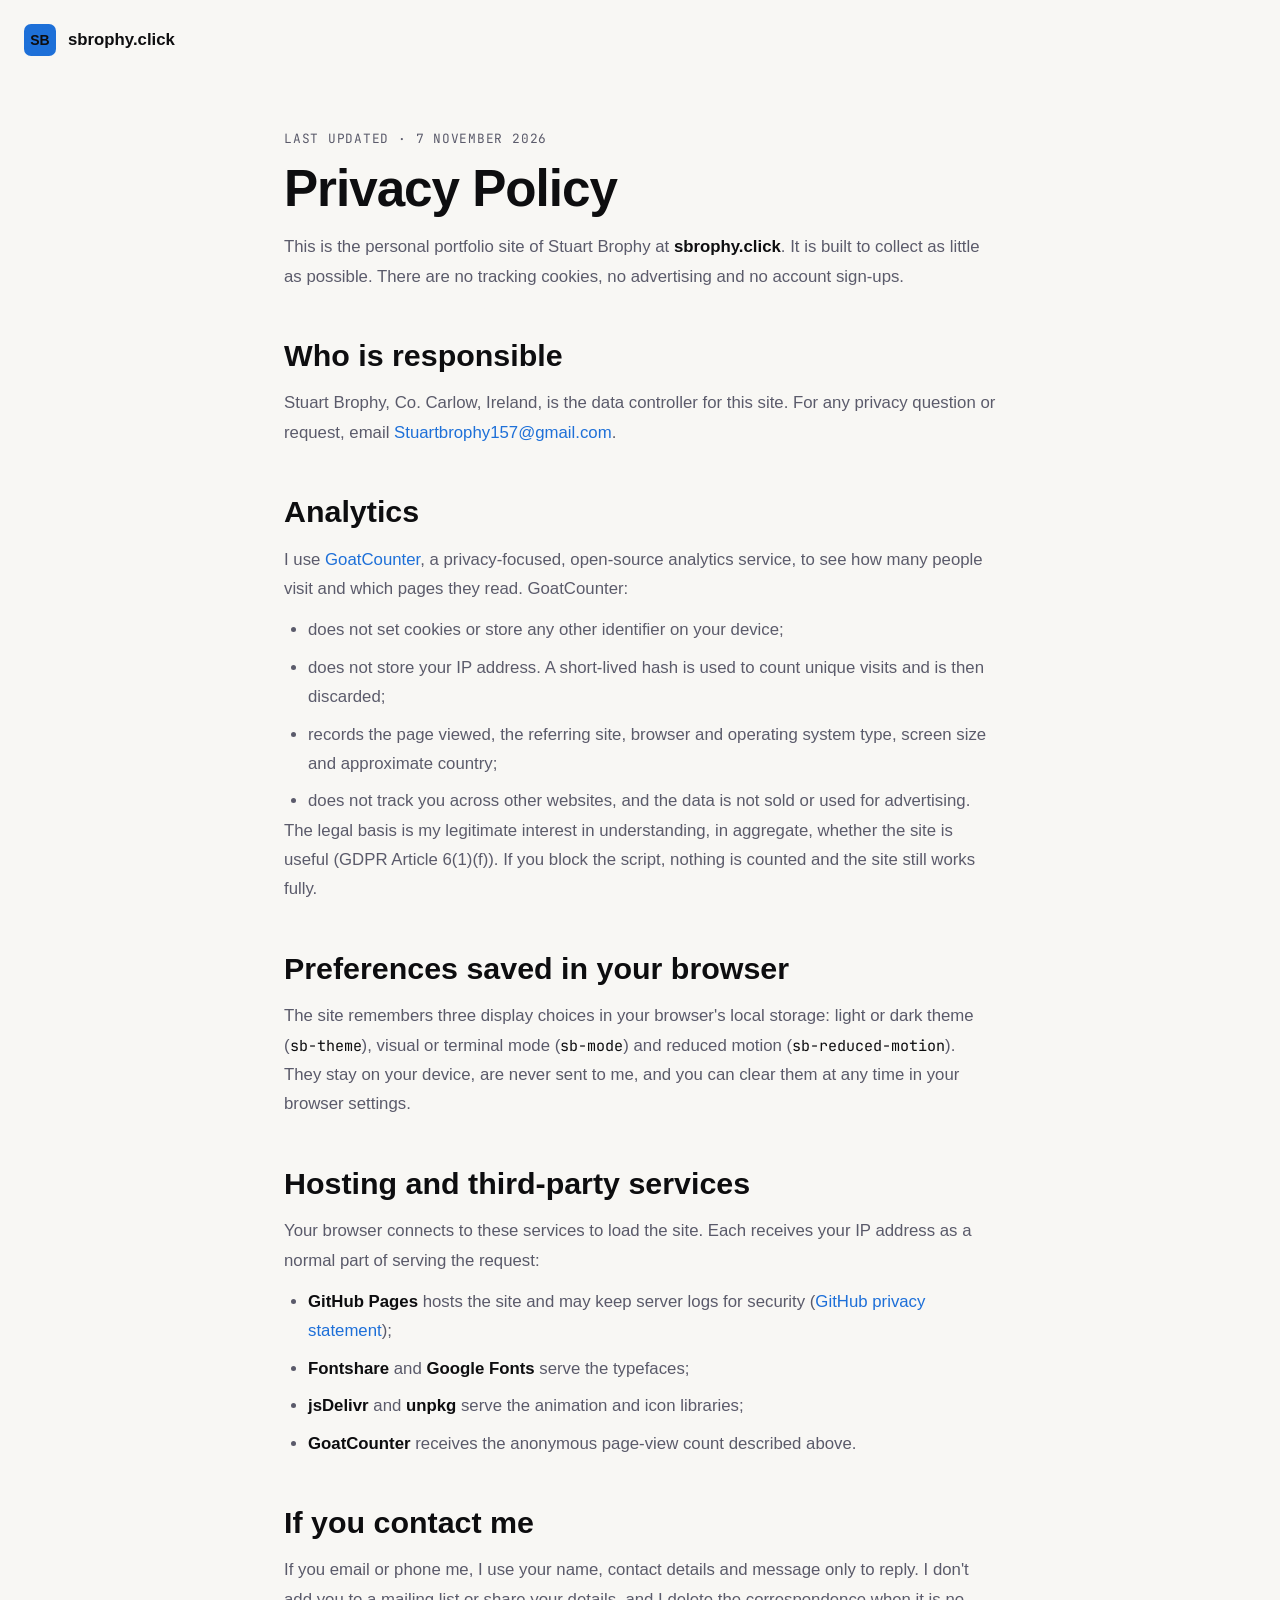
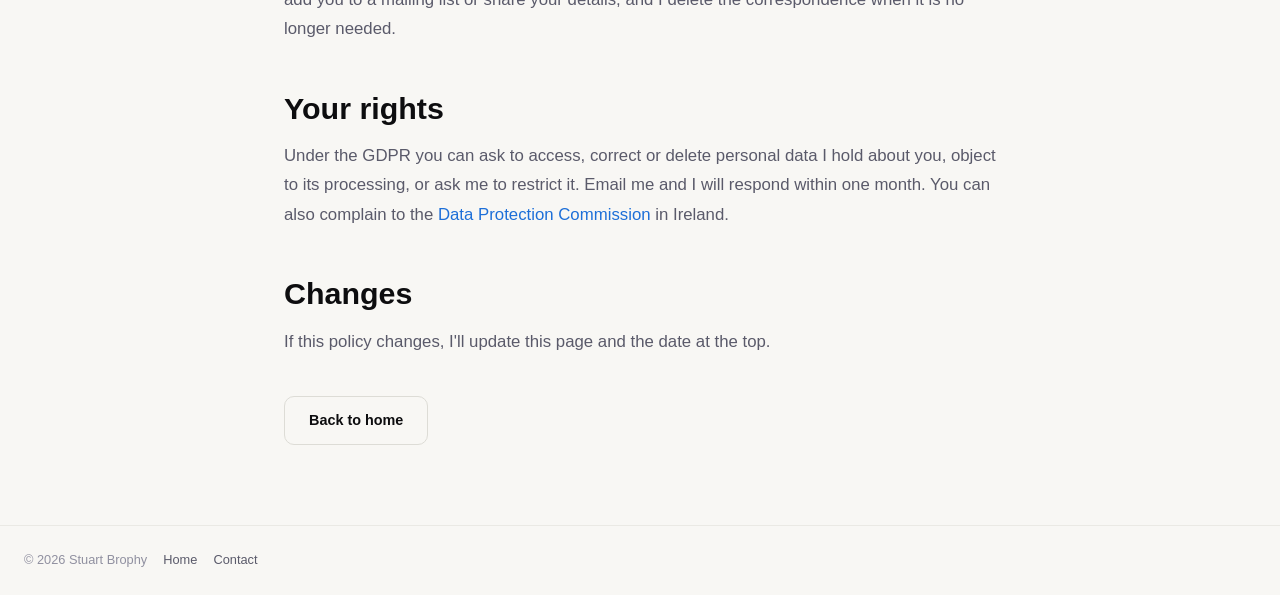
<file: privacy.html>
<!DOCTYPE html>
<html lang="en" data-theme="dark">
<head>
  <meta charset="UTF-8">
  <meta name="viewport" content="width=device-width, initial-scale=1.0">
  <title>Privacy Policy | Stuart Brophy — AWS Cloud &amp; Amazon Connect Engineer</title>
  <meta name="description" content="How sbrophy.click handles your data: cookieless GoatCounter analytics, no tracking cookies, no advertising, and your rights under GDPR.">
  <meta name="author" content="Stuart Brophy">
  <meta name="robots" content="index, follow">
  <link rel="canonical" href="https://sbrophy.click/privacy.html">

  <meta property="og:title" content="Privacy Policy | Stuart Brophy">
  <meta property="og:description" content="How sbrophy.click handles your data: cookieless analytics, no tracking cookies, no advertising.">
  <meta property="og:type" content="website">
  <meta property="og:url" content="https://sbrophy.click/privacy.html">
  <meta property="og:image" content="https://sbrophy.click/assets/og-banner.png">
  <meta property="og:image:width" content="1200">
  <meta property="og:image:height" content="630">
  <meta property="og:image:alt" content="Stuart Brophy — AWS Cloud &amp; Amazon Connect Engineer, sbrophy.click">
  <meta property="og:locale" content="en_IE">
  <meta property="og:site_name" content="Stuart Brophy Portfolio">
  <meta name="twitter:card" content="summary_large_image">
  <meta name="theme-color" content="#111118">

  <script>
    (function () {
      var s = null; try { s = localStorage.getItem('sb-theme'); } catch (e) {}
      document.documentElement.setAttribute('data-theme', s || (matchMedia('(prefers-color-scheme: dark)').matches ? 'dark' : 'light'));
    }());
  </script>
  <link rel="preconnect" href="https://api.fontshare.com" crossorigin>
  <link rel="stylesheet" href="https://api.fontshare.com/v2/css?f[]=cabinet-grotesk@800,700,500&f[]=satoshi@700,500,400&display=swap">
  <link rel="stylesheet" href="https://fonts.googleapis.com/css2?family=JetBrains+Mono:wght@400;500&display=swap">
  <link rel="stylesheet" href="/assets/style.css">
  <link rel="icon" href="/favicon.ico" sizes="48x48">
  <link rel="icon" type="image/svg+xml" href="/assets/favicon.svg">
  <link rel="apple-touch-icon" sizes="180x180" href="/assets/apple-touch-icon.png">
  <link rel="manifest" href="/manifest.json">
</head>
<body class="page-simple">
  <header class="page-simple-header">
    <a href="/" aria-label="Stuart Brophy — back to home"><span class="page-simple-mark" aria-hidden="true">SB</span>sbrophy.click</a>
  </header>

  <main class="page-simple-main" id="main">
    <p class="page-simple-meta">LAST UPDATED · 7 NOVEMBER 2026</p>
    <h1>Privacy Policy</h1>
    <p>This is the personal portfolio site of Stuart Brophy at <strong>sbrophy.click</strong>. It is built to collect as little as possible. There are no tracking cookies, no advertising and no account sign-ups.</p>

    <h2>Who is responsible</h2>
    <p>Stuart Brophy, Co. Carlow, Ireland, is the data controller for this site. For any privacy question or request, email <a href="mailto:Stuartbrophy157@gmail.com">Stuartbrophy157@gmail.com</a>.</p>

    <h2>Analytics</h2>
    <p>I use <a href="https://www.goatcounter.com/" rel="noopener noreferrer" target="_blank">GoatCounter</a>, a privacy-focused, open-source analytics service, to see how many people visit and which pages they read. GoatCounter:</p>
    <ul>
      <li>does not set cookies or store any other identifier on your device;</li>
      <li>does not store your IP address. A short-lived hash is used to count unique visits and is then discarded;</li>
      <li>records the page viewed, the referring site, browser and operating system type, screen size and approximate country;</li>
      <li>does not track you across other websites, and the data is not sold or used for advertising.</li>
    </ul>
    <p>The legal basis is my legitimate interest in understanding, in aggregate, whether the site is useful (GDPR Article 6(1)(f)). If you block the script, nothing is counted and the site still works fully.</p>

    <h2>Preferences saved in your browser</h2>
    <p>The site remembers three display choices in your browser's local storage: light or dark theme (<code>sb-theme</code>), visual or terminal mode (<code>sb-mode</code>) and reduced motion (<code>sb-reduced-motion</code>). They stay on your device, are never sent to me, and you can clear them at any time in your browser settings.</p>

    <h2>Hosting and third-party services</h2>
    <p>Your browser connects to these services to load the site. Each receives your IP address as a normal part of serving the request:</p>
    <ul>
      <li><strong>GitHub Pages</strong> hosts the site and may keep server logs for security (<a href="https://docs.github.com/en/site-policy/privacy-policies/github-general-privacy-statement" rel="noopener noreferrer" target="_blank">GitHub privacy statement</a>);</li>
      <li><strong>Fontshare</strong> and <strong>Google Fonts</strong> serve the typefaces;</li>
      <li><strong>jsDelivr</strong> and <strong>unpkg</strong> serve the animation and icon libraries;</li>
      <li><strong>GoatCounter</strong> receives the anonymous page-view count described above.</li>
    </ul>

    <h2>If you contact me</h2>
    <p>If you email or phone me, I use your name, contact details and message only to reply. I don't add you to a mailing list or share your details, and I delete the correspondence when it is no longer needed.</p>

    <h2>Your rights</h2>
    <p>Under the GDPR you can ask to access, correct or delete personal data I hold about you, object to its processing, or ask me to restrict it. Email me and I will respond within one month. You can also complain to the <a href="https://www.dataprotection.ie/" rel="noopener noreferrer" target="_blank">Data Protection Commission</a> in Ireland.</p>

    <h2>Changes</h2>
    <p>If this policy changes, I'll update this page and the date at the top.</p>

    <div class="page-actions">
      <a href="/" class="btn btn-secondary">Back to home</a>
    </div>
  </main>

  <footer class="page-simple-footer">
    <span>&copy; 2026 Stuart Brophy</span>
    <a href="/">Home</a>
    <a href="/#contact">Contact</a>
  </footer>

  <script data-goatcounter="https://sbrophy.goatcounter.com/count" async src="https://gc.zgo.at/count.js"></script>
</body>
</html>
</file>
<file: assets/style.css>
/* ═══════════════════════════════════════════════════
   SBrophy-dev — Awwwards-Level Redesign
   Art Direction: Confident & Kinetic
   ═══════════════════════════════════════════════════ */

/* Visually hidden — keeps content in the accessibility tree and HTML for crawlers, but off-screen visually */
.visually-hidden {
  position: absolute;
  width: 1px;
  height: 1px;
  padding: 0;
  margin: -1px;
  overflow: hidden;
  clip: rect(0, 0, 0, 0);
  white-space: nowrap;
  border: 0;
}

/* ── Design Tokens ── */
:root,
:root[data-theme="dark"] {
  /* Colour — High Contrast Dark (Awwwards SOTD style) */
  --bg: #0a0a0f;
  --surface: #111118;
  --surface-raised: #18181f;
  --surface-high: #222230;
  --border: #2a2a3a;
  --border-subtle: #1e1e2a;
  --text-1: #f0efe8;
  --text-2: #8a8a9a;
  --text-3: #55556a;
  --accent: #4f9cf9;
  --accent-dim: rgba(79, 156, 249, 0.10);
  --accent-dimmer: rgba(79, 156, 249, 0.05);
  --accent-hover: #74b3fc;
  --accent-glow: rgba(79, 156, 249, 0.15);

  /* Shadows */
  --shadow-sm: 0 1px 3px rgba(0,0,0,0.4);
  --shadow-md: 0 4px 20px rgba(0,0,0,0.3);
  --shadow-lg: 0 12px 40px rgba(0,0,0,0.4);

  /* Type Scale — Fluid, dramatic contrast */
  --text-xs:      clamp(0.7rem, 0.65rem + 0.25vw, 0.8rem);
  --text-sm:      clamp(0.8rem, 0.75rem + 0.25vw, 0.9rem);
  --text-base:    clamp(0.95rem, 0.9rem + 0.25vw, 1.05rem);
  --text-lg:      clamp(1.1rem, 1rem + 0.5vw, 1.35rem);
  --text-xl:      clamp(1.4rem, 1.1rem + 1vw, 2rem);
  --text-2xl:     clamp(2rem, 1.2rem + 2.5vw, 3.25rem);
  --text-3xl:     clamp(2.5rem, 1rem + 4vw, 5rem);
  --text-display: clamp(3.5rem, 1rem + 8vw, 9rem);

  /* Spacing */
  --space-1: 4px;
  --space-2: 8px;
  --space-3: 12px;
  --space-4: 16px;
  --space-6: 24px;
  --space-8: 32px;
  --space-12: 48px;
  --space-16: 64px;
  --space-20: 80px;
  --space-24: 96px;
  --space-32: 128px;

  /* Motion */
  --ease-out-expo: cubic-bezier(0.16, 1, 0.3, 1);
  --ease-out-quart: cubic-bezier(0.25, 1, 0.5, 1);
  --ease-in-expo: cubic-bezier(0.7, 0, 0.84, 0);
  --ease-in-out-expo: cubic-bezier(0.87, 0, 0.13, 1);
  --ease-out-back: cubic-bezier(0.34, 1.56, 0.64, 1);
  --duration-fast: 200ms;
  --duration-base: 400ms;
  --duration-slow: 700ms;

  /* Radius */
  --radius-sm: 6px;
  --radius-md: 10px;
  --radius-lg: 16px;
  --radius-xl: 24px;

  color-scheme: dark;
}

:root[data-theme="light"] {
  --bg: #f8f7f4;
  --surface: #ffffff;
  --surface-raised: #f2f1ee;
  --surface-high: #e8e7e2;
  --border: #dddcd6;
  --border-subtle: #eae9e4;
  --text-1: #0d0d0f;
  --text-2: #5a5a6a;
  --text-3: #9090a0;
  --accent: #1d6fd8;
  --accent-dim: rgba(29, 111, 216, 0.08);
  --accent-dimmer: rgba(29, 111, 216, 0.04);
  --accent-hover: #1558b5;
  --accent-glow: rgba(29, 111, 216, 0.1);
  --shadow-sm: 0 1px 3px rgba(0,0,0,0.05);
  --shadow-md: 0 4px 20px rgba(0,0,0,0.04);
  --shadow-lg: 0 12px 40px rgba(0,0,0,0.06);
  color-scheme: light;
}

/* ── Reset ── */
*, *::before, *::after { box-sizing: border-box; margin: 0; padding: 0; }
html { -webkit-text-size-adjust: 100%; }
body {
  font-family: 'Satoshi', -apple-system, BlinkMacSystemFont, 'Segoe UI', sans-serif;
  font-size: var(--text-base);
  line-height: 1.6;
  color: var(--text-1);
  background-color: var(--bg);
  -webkit-font-smoothing: antialiased;
  -moz-osx-font-smoothing: grayscale;
  overflow-x: hidden;
}
img, svg { max-width: 100%; display: block; }
a { color: inherit; text-decoration: none; }
ul { list-style: none; }
button { cursor: pointer; font-family: inherit; border: none; background: none; }
:focus-visible { outline: 2px solid var(--accent); outline-offset: 3px; border-radius: 4px; }
h1, h2, h3, h4, h5, h6 {
  font-family: 'Cabinet Grotesk', -apple-system, sans-serif;
  font-weight: 700;
  line-height: 1.1;
  color: var(--text-1);
}

/* ── Noise Texture Overlay (atmosphere) ── */
body::after {
  content: '';
  position: fixed;
  inset: 0;
  background-image: url("data:image/svg+xml,%3Csvg viewBox='0 0 256 256' xmlns='http://www.w3.org/2000/svg'%3E%3Cfilter id='noise'%3E%3CfeTurbulence type='fractalNoise' baseFrequency='0.9' numOctaves='4' stitchTiles='stitch'/%3E%3C/filter%3E%3Crect width='100%25' height='100%25' filter='url(%23noise)' opacity='1'/%3E%3C/svg%3E");
  opacity: 0.03;
  pointer-events: none;
  mix-blend-mode: overlay;
  z-index: 9998;
}

/* ── Custom Cursor ── */
.cursor, .cursor-dot {
  position: fixed;
  pointer-events: none;
  z-index: 9999;
  border-radius: 50%;
  transform: translate(-50%, -50%);
  transition: opacity 300ms var(--ease-out-expo);
  will-change: transform;
}
.cursor {
  width: 36px; height: 36px;
  border: 1.5px solid rgba(240, 239, 232, 0.2);
  transition: width 300ms var(--ease-out-expo),
              height 300ms var(--ease-out-expo),
              background 300ms var(--ease-out-expo),
              border-color 300ms var(--ease-out-expo);
}
[data-theme="light"] .cursor { border-color: rgba(13, 13, 15, 0.15); }
.cursor-dot {
  width: 5px; height: 5px;
  background: var(--text-1);
}
.cursor.hover {
  width: 56px; height: 56px;
  background: var(--accent-dim);
  border-color: var(--accent);
}
@media (hover: none) { .cursor, .cursor-dot { display: none !important; } }

/* ── Preloader ── */
.preloader {
  position: fixed;
  inset: 0;
  background: var(--bg);
  z-index: 10000;
  display: flex;
  align-items: center;
  justify-content: center;
  flex-direction: column;
  gap: var(--space-4);
}
.preloader-count {
  font-family: 'JetBrains Mono', monospace;
  font-size: var(--text-display);
  font-weight: 500;
  color: var(--accent);
  letter-spacing: -0.04em;
  line-height: 1;
}
.preloader-bar {
  width: 120px;
  height: 2px;
  background: var(--border);
  border-radius: 2px;
  overflow: hidden;
}
.preloader-bar-fill {
  height: 100%;
  width: 0%;
  background: var(--accent);
  transition: width 80ms linear;
}

/* ── Navigation ── */
.nav {
  position: fixed;
  top: 0; left: 0; right: 0;
  z-index: 1000;
  transition: background-color 400ms var(--ease-out-expo),
              border-color 400ms var(--ease-out-expo),
              backdrop-filter 400ms var(--ease-out-expo);
  border-bottom: 1px solid transparent;
}
.nav.is-scrolled {
  background-color: rgba(10, 10, 15, 0.85);
  border-bottom-color: var(--border);
  backdrop-filter: blur(20px) saturate(180%);
  -webkit-backdrop-filter: blur(20px) saturate(180%);
}
[data-theme="light"] .nav.is-scrolled {
  background-color: rgba(248, 247, 244, 0.85);
}
.nav-container {
  max-width: 1200px;
  margin: 0 auto;
  padding: 0 var(--space-6);
  height: 64px;
  display: flex;
  align-items: center;
  gap: var(--space-4);
}
.nav-logo {
  display: flex;
  align-items: center;
  transition: opacity 200ms var(--ease-out-expo);
  flex-shrink: 0;
}
.nav-logo:hover { opacity: 0.7; }
.nav-logo-svg { height: 32px; width: auto; }
.nav-links { display: flex; align-items: center; gap: 0; margin-left: auto; }
.nav-link {
  font-size: var(--text-xs);
  font-weight: 500;
  color: var(--text-3);
  padding: var(--space-2) var(--space-3);
  border-radius: var(--radius-sm);
  transition: color 200ms var(--ease-out-expo);
  text-transform: uppercase;
  letter-spacing: 0.08em;
  position: relative;
}
.nav-link:hover { color: var(--text-1); }
.nav-link.is-active { color: var(--accent); }

.theme-toggle, .mode-toggle, .motion-toggle {
  display: flex;
  align-items: center;
  justify-content: center;
  width: 36px; height: 36px;
  border-radius: var(--radius-sm);
  color: var(--text-3);
  transition: color 200ms var(--ease-out-expo), background-color 200ms var(--ease-out-expo);
  flex-shrink: 0;
}
.theme-toggle:hover, .mode-toggle:hover, .motion-toggle:hover {
  color: var(--text-1);
  background-color: var(--surface-raised);
}
.theme-toggle svg, .mode-toggle svg, .motion-toggle svg { width: 18px; height: 18px; }

[data-theme="dark"] .icon-moon { display: none; }
[data-theme="dark"] .icon-sun { display: block; }
[data-theme="light"] .icon-sun { display: none; }
[data-theme="light"] .icon-moon { display: block; }
.icon-sun { display: block; }
.icon-moon { display: none; }

[data-mode="visual"] .icon-layout { display: none; }
[data-mode="visual"] .icon-terminal { display: block; }
[data-mode="terminal"] .icon-terminal { display: none; }
[data-mode="terminal"] .icon-layout { display: block; }
.icon-terminal { display: block; }
.icon-layout { display: none; }

[data-reduced-motion="false"] .icon-motion-on { display: block; }
[data-reduced-motion="false"] .icon-motion-off { display: none; }
[data-reduced-motion="true"] .icon-motion-on { display: none; }
[data-reduced-motion="true"] .icon-motion-off { display: block; }
.icon-motion-on { display: block; }
.icon-motion-off { display: none; }

.nav-mobile-toggle {
  display: none;
  align-items: center;
  justify-content: center;
  width: 36px; height: 36px;
  border-radius: var(--radius-sm);
  color: var(--text-2);
  flex-shrink: 0;
}
.nav-mobile-toggle svg { width: 20px; height: 20px; }
.nav-mobile-toggle .icon-menu-close { display: none; }
.nav-mobile-toggle.is-open .icon-menu-open { display: none; }
.nav-mobile-toggle.is-open .icon-menu-close { display: block; }
.nav-mobile {
  display: none;
  padding: var(--space-3) var(--space-6) var(--space-4);
  border-top: 1px solid var(--border);
  background-color: var(--bg);
}
.nav-mobile.is-open { display: block; }
.nav-mobile ul { display: flex; flex-direction: column; gap: 0; }
.nav-mobile .nav-link { display: block; padding: var(--space-3) var(--space-3); }

/* ── Hero ── */
.hero {
  position: relative;
  min-height: 100vh;
  min-height: 100svh;
  display: flex;
  align-items: center;
  padding: var(--space-32) 0 var(--space-20);
  overflow: hidden;
}
.hero::before {
  content: '';
  position: absolute;
  inset: 0;
  background:
    radial-gradient(ellipse 70% 50% at 20% 30%, rgba(79, 156, 249, 0.06) 0%, transparent 60%),
    radial-gradient(ellipse 50% 60% at 80% 70%, rgba(79, 156, 249, 0.03) 0%, transparent 60%);
  pointer-events: none;
  z-index: 0;
}
[data-theme="light"] .hero::before {
  background:
    radial-gradient(ellipse 70% 50% at 20% 30%, rgba(29, 111, 216, 0.04) 0%, transparent 60%),
    radial-gradient(ellipse 50% 60% at 80% 70%, rgba(29, 111, 216, 0.02) 0%, transparent 60%);
}
.hero::after {
  content: '';
  position: absolute;
  bottom: 0; left: 0; right: 0;
  height: 200px;
  background: linear-gradient(to bottom, transparent, var(--bg));
  pointer-events: none;
  z-index: 2;
}
.network-canvas {
  position: absolute;
  inset: 0;
  width: 100%; height: 100%;
  pointer-events: auto;
  z-index: 1;
  opacity: 0.5;
}
[data-theme="light"] .network-canvas { opacity: 0.35; }

.hero-container {
  position: relative;
  z-index: 3;
  width: 100%;
  max-width: 1200px;
  margin: 0 auto;
  padding: 0 var(--space-6);
}

/* Cloud operations panel in the hero */
.hero-cloud-map {
  position: absolute;
  top: 50%;
  right: var(--space-6);
  width: min(34vw, 390px);
  min-width: 300px;
  padding: 18px 20px 16px;
  transform: translateY(-43%);
  border: 1px solid rgba(79, 156, 249, 0.27);
  border-radius: 18px;
  background: linear-gradient(145deg, rgba(21, 29, 43, 0.94), rgba(12, 16, 25, 0.88));
  box-shadow: 0 24px 80px rgba(0, 0, 0, 0.34), inset 0 1px rgba(255,255,255,0.05);
  font-family: 'JetBrains Mono', monospace;
  z-index: 4;
  overflow: hidden;
}
[data-theme="light"] .hero-cloud-map { background: linear-gradient(145deg, rgba(255,255,255,.97), rgba(236,244,255,.94)); }
.cloud-map-topline, .cloud-map-status, .cloud-map-nodes, .cloud-map-nodes span, .cloud-map-stats { display: flex; align-items: center; }
.cloud-map-topline { justify-content: space-between; color: var(--text-3); font-size: 9px; letter-spacing: .12em; }
.cloud-map-status { gap: 7px; color: #62d6a5; }
.cloud-map-status i { width: 6px; height: 6px; border-radius: 50%; background: currentColor; box-shadow: 0 0 10px currentColor; }
.cloud-map-hub { position: relative; z-index: 1; width: max-content; margin: 20px auto 0; padding: 10px 15px; display: flex; align-items: center; gap: 9px; border: 1px solid var(--accent); border-radius: 10px; background: var(--surface-raised); color: var(--text-1); font-size: 10px; letter-spacing: .06em; box-shadow: 0 0 24px var(--accent-glow); }
.cloud-map-hub svg { width: 18px; height: 18px; color: var(--accent); }
.cloud-map-lines { position: absolute; left: 10%; top: 76px; width: 80%; height: 118px; overflow: visible; }
.cloud-map-lines path { fill: none; stroke: var(--accent); stroke-opacity: .4; stroke-width: 1.5; stroke-dasharray: 4 5; }
.cloud-map-lines circle { fill: var(--accent); filter: drop-shadow(0 0 5px var(--accent)); }
.cloud-map-nodes { position: relative; justify-content: space-between; margin: 26px 0 19px; }
.cloud-map-nodes span { gap: 5px; padding: 7px 8px; border: 1px solid var(--border); border-radius: 7px; background: var(--surface); color: var(--text-2); font-size: 8px; letter-spacing: .04em; }
.cloud-map-nodes svg { width: 12px; height: 12px; color: var(--accent); }
.cloud-map-stats { justify-content: space-between; padding-top: 14px; border-top: 1px solid var(--border); }
.cloud-map-stats div { display: grid; gap: 2px; }
.cloud-map-stats strong { color: var(--text-1); font: 600 20px/1 'Cabinet Grotesk', sans-serif; }
.cloud-map-stats strong span { color: var(--accent); }
.cloud-map-stats div > span { color: var(--text-3); font-size: 8px; letter-spacing: .08em; }
.clipchimp-art { position: relative; overflow: hidden; background: radial-gradient(ellipse at 75% 20%, rgba(184, 115, 255, .22), transparent 45%), linear-gradient(135deg, #11121e, #182739 70%, #10141d); }
.clipchimp-art::before, .clipchimp-art::after { content: ''; position: absolute; width: 160px; height: 160px; border: 1px solid rgba(142, 173, 255, .13); border-radius: 50%; }
.clipchimp-art::before { right: -30px; top: -70px; box-shadow: 0 0 0 18px rgba(142,173,255,.025), 0 0 0 38px rgba(142,173,255,.02); }
.clipchimp-art::after { left: -100px; bottom: -130px; }
.clipchimp-terminal { position: relative; z-index: 1; display: grid; gap: 10px; padding: 17px 20px; border: 1px solid rgba(165, 178, 225, .23); border-radius: 12px; background: rgba(10, 13, 22, .72); box-shadow: 0 20px 45px rgba(0,0,0,.26); font-family: 'JetBrains Mono', monospace; }
.clipchimp-terminal span, .clipchimp-terminal small { color: #8796b5; font-size: 9px; letter-spacing: .13em; }
.clipchimp-terminal b { color: #f4f4ff; font-size: clamp(15px, 2vw, 23px); letter-spacing: -.06em; }
.clipchimp-terminal b i { color: #9c83ff; font-style: normal; }
.clipchimp-terminal small { color: #8eb9d8; letter-spacing: .07em; }

/* Hero elements start hidden for GSAP reveal */
.hero-badge,
.hero-logo,
.hero-name,
.hero-role,
.hero-tagline,
.hero-actions,
.hero-contact { visibility: hidden; }

.hero-badge {
  display: inline-flex;
  align-items: center;
  gap: var(--space-2);
  font-size: var(--text-xs);
  font-weight: 500;
  color: var(--text-2);
  background-color: var(--surface-raised);
  border: 1px solid var(--border);
  border-radius: 100px;
  padding: var(--space-2) var(--space-3);
  margin-bottom: var(--space-8);
  font-family: 'JetBrains Mono', monospace;
  letter-spacing: 0.04em;
  text-transform: uppercase;
}
.hero-badge-dot {
  width: 7px; height: 7px;
  border-radius: 50%;
  background-color: #22c55e;
  flex-shrink: 0;
  box-shadow: 0 0 8px rgba(34, 197, 94, 0.4);
}

.hero-logo { margin-bottom: var(--space-6); }
.hero-logo-svg { height: 72px; width: auto; }

.hero-name {
  font-family: 'Cabinet Grotesk', sans-serif;
  font-size: var(--text-display);
  font-weight: 800;
  letter-spacing: -0.04em;
  line-height: 0.95;
  color: var(--text-1);
  margin-bottom: var(--space-4);
}
.hero-name .line-wrap { overflow: hidden; display: block; }
.hero-name .line { display: block; }
.hero-name-accent { color: var(--accent); }

.hero-role {
  font-family: 'JetBrains Mono', monospace;
  font-size: var(--text-sm);
  font-weight: 500;
  color: var(--text-2);
  margin-bottom: var(--space-6);
  letter-spacing: 0;
  display: flex;
  flex-direction: column;
  gap: var(--space-1);
}
.hero-cmd-line {
  display: flex;
  align-items: center;
  gap: var(--space-2);
}
.hero-output-line {
  display: flex;
  align-items: center;
  gap: var(--space-2);
  padding-left: 1.1em;
  opacity: 0;
  transform: translateY(4px);
  transition: opacity 300ms ease, transform 300ms ease;
}
.hero-output-line.is-visible {
  opacity: 1;
  transform: translateY(0);
}
.hero-role-prefix { color: var(--accent); }
.hero-output-arrow { color: var(--accent); opacity: 0.7; }
#typingCommand { color: var(--text-2); }
#typingOutput { color: var(--text-1); }
.typing-cursor {
  opacity: 0.7;
  animation: blink-cursor 1s step-end infinite;
  color: var(--accent);
  font-weight: 400;
}
@keyframes blink-cursor {
  0%, 50% { opacity: 0.7; }
  51%, 100% { opacity: 0; }
}

.hero-tagline {
  font-size: var(--text-lg);
  color: var(--text-2);
  line-height: 1.7;
  max-width: 600px;
  min-height: 6.8em;
  margin-bottom: var(--space-12);
}

.hero-actions {
  display: flex;
  align-items: center;
  gap: var(--space-3);
  flex-wrap: wrap;
  margin-bottom: var(--space-12);
}

/* ── Buttons ── */
.btn {
  display: inline-flex;
  align-items: center;
  gap: var(--space-2);
  font-family: 'Satoshi', sans-serif;
  font-size: var(--text-sm);
  font-weight: 600;
  padding: var(--space-3) var(--space-6);
  border-radius: var(--radius-md);
  transition: transform 100ms var(--ease-out-expo),
              box-shadow 100ms var(--ease-out-expo);
  white-space: nowrap;
  position: relative;
  overflow: hidden;
}
.btn svg { width: 16px; height: 16px; flex-shrink: 0; }

.btn-primary {
  background-color: var(--accent);
  color: #0D0D0F;
  border: 1px solid var(--accent);
}
.btn-primary:hover {
  box-shadow: 0 0 0 1px var(--accent), 0 4px 20px var(--accent-glow);
}
.btn-primary:active {
  transform: translateY(2px);
  box-shadow: none;
}

.btn-secondary {
  background-color: transparent;
  color: var(--text-1);
  border: 1px solid var(--border);
}
.btn-secondary:hover {
  border-color: var(--text-3);
  box-shadow: 0 4px 20px rgba(0,0,0,0.15);
}
.btn-secondary:active {
  transform: translateY(2px);
}

.hero-contact { display: flex; align-items: center; gap: var(--space-6); flex-wrap: wrap; }
.hero-contact-link {
  display: flex;
  align-items: center;
  gap: var(--space-2);
  font-size: var(--text-sm);
  color: var(--text-3);
  transition: color 200ms var(--ease-out-expo);
}
.hero-contact-link:hover { color: var(--text-1); }
.hero-contact-link svg { width: 14px; height: 14px; flex-shrink: 0; }

/* ── Sections — Layout ── */
.container { width: 100%; max-width: 1200px; margin: 0 auto; padding: 0 var(--space-6); }

.section { position: relative; }
.section-tight   { padding-block: clamp(var(--space-12), 5vw, var(--space-16)); }
.section-default { padding-block: clamp(var(--space-16), 8vw, var(--space-24)); }
.section-loose   { padding-block: clamp(var(--space-20), 10vw, var(--space-32)); }

/* Sticky left label layout */
.sticky-section {
  display: grid;
  grid-template-columns: 260px 1fr;
  gap: var(--space-16);
  align-items: start;
}
.sticky-label {
  position: sticky;
  top: calc(64px + var(--space-8));
}

/* Section headers */
.section-label {
  font-family: 'JetBrains Mono', monospace;
  font-size: var(--text-xs);
  font-weight: 500;
  text-transform: uppercase;
  letter-spacing: 0.15em;
  color: var(--accent);
  display: block;
  margin-bottom: var(--space-3);
}
.section-title {
  font-size: var(--text-xl);
  font-weight: 800;
  letter-spacing: -0.03em;
  margin-bottom: var(--space-3);
}
.section-title .line-wrap { overflow: hidden; display: block; }
.section-title .line { display: block; }
.section-desc {
  font-size: var(--text-base);
  color: var(--text-2);
  max-width: 480px;
  line-height: 1.7;
}

/* ── Skills ── */
.skills-section { background-color: var(--surface); }
.skills-grid { display: grid; grid-template-columns: repeat(2, 1fr); gap: var(--space-4); }
.skill-category {
  background-color: var(--surface-raised);
  border: 1px solid var(--border);
  border-radius: var(--radius-lg);
  padding: var(--space-6);
  transition: border-color 300ms var(--ease-out-expo),
              box-shadow 300ms var(--ease-out-expo);
}
.skill-category:hover {
  border-color: var(--accent);
  box-shadow: 0 0 0 1px var(--accent), 0 0 30px var(--accent-glow);
}
.skill-category-header { display: flex; align-items: center; gap: var(--space-3); margin-bottom: var(--space-4); }
.skill-category-icon { display: flex; color: var(--accent); flex-shrink: 0; }
.skill-category-icon svg { width: 18px; height: 18px; }
.skill-category-header h3 { font-size: var(--text-sm); font-weight: 600; letter-spacing: -0.01em; }
.skill-pills { display: flex; flex-wrap: wrap; gap: var(--space-2); }
.skill-pill {
  font-size: var(--text-xs);
  font-weight: 500;
  padding: var(--space-1) var(--space-3);
  border-radius: var(--radius-sm);
  background-color: var(--surface-high);
  border: 1px solid var(--border);
  color: var(--text-2);
  transition: border-color 200ms, color 200ms, transform 200ms var(--ease-out-back);
  white-space: nowrap;
}
.skill-pill:hover { border-color: var(--text-3); color: var(--text-1); transform: scale(1.08); }
.skill-pill-accent {
  background-color: var(--accent-dim);
  border-color: rgba(79, 156, 249, 0.3);
  color: var(--accent);
}
[data-theme="light"] .skill-pill-accent { border-color: rgba(29, 111, 216, 0.3); }

/* ── Experience / Timeline ── */
.experience-section { background-color: var(--bg); }
.timeline { position: relative; padding-left: 2rem; }
.timeline::before {
  content: '';
  position: absolute;
  left: 0; top: 0.5rem; bottom: 0;
  width: 1px;
  background: linear-gradient(to bottom, var(--accent) 0%, var(--border) 60%, transparent 100%);
}
.timeline-item { position: relative; padding-bottom: var(--space-12); }
.timeline-item:last-child { padding-bottom: 0; }
.timeline-marker {
  position: absolute;
  left: -2.3125rem;
  top: 0.275rem;
  width: 12px; height: 12px;
  border-radius: 50%;
  background-color: var(--accent);
  border: 2px solid var(--bg);
  box-shadow: 0 0 0 2px var(--border);
}
.timeline-item:first-child .timeline-marker {
  box-shadow: 0 0 0 3px rgba(79, 156, 249, 0.25), 0 0 16px rgba(79, 156, 249, 0.2);
}
.timeline-meta { display: flex; justify-content: space-between; align-items: flex-start; gap: var(--space-4); margin-bottom: var(--space-4); flex-wrap: wrap; }
.timeline-role-info { display: flex; align-items: baseline; flex-wrap: wrap; gap: var(--space-1) var(--space-3); }
.timeline-role { font-size: var(--text-lg); font-weight: 700; letter-spacing: -0.02em; }
.timeline-company { font-size: var(--text-base); font-weight: 600; color: var(--accent); }
.timeline-location {
  display: inline-flex;
  align-items: center;
  gap: 0.2rem;
  font-size: var(--text-xs);
  color: var(--text-3);
  font-family: 'JetBrains Mono', monospace;
}
.timeline-location svg { width: 11px; height: 11px; }
.timeline-dates {
  display: flex;
  align-items: center;
  gap: var(--space-1);
  font-family: 'JetBrains Mono', monospace;
  font-size: var(--text-xs);
  color: var(--text-3);
  white-space: nowrap;
  flex-shrink: 0;
}
.timeline-dates svg { width: 12px; height: 12px; }
.timeline-bullets { display: flex; flex-direction: column; gap: var(--space-3); }
.timeline-bullets li {
  position: relative;
  padding-left: 1.2rem;
  font-size: var(--text-base);
  color: var(--text-2);
  line-height: 1.65;
}
.timeline-bullets li::before {
  content: '';
  position: absolute;
  left: 0; top: 0.65em;
  width: 5px; height: 5px;
  border-radius: 50%;
  background-color: var(--accent);
  opacity: 0.5;
}

/* ── Projects — Grid Layout ── */
.projects-section {
  background-color: var(--surface);
}
.projects-grid {
  display: grid;
  grid-template-columns: repeat(2, 1fr);
  gap: var(--space-6);
  margin-top: var(--space-2);
}
.project-card {
  width: 100%;
  background-color: var(--surface-raised);
  border: 1px solid var(--border);
  border-radius: var(--radius-xl);
  overflow: hidden;
  transition: border-color 300ms var(--ease-out-expo),
              box-shadow 300ms var(--ease-out-expo);
}
.project-card:hover {
  border-color: var(--accent);
  box-shadow: 0 0 0 1px var(--accent), 0 0 40px var(--accent-glow), 0 16px 48px rgba(0,0,0,0.3);
}
[data-theme="light"] .project-card:hover {
  box-shadow: 0 0 0 1px var(--accent), 0 0 40px var(--accent-glow), 0 16px 48px rgba(0,0,0,0.08);
}
.project-card-no-img {
  display: flex;
  align-items: center;
  justify-content: center;
  aspect-ratio: 16 / 9;
  background: linear-gradient(135deg, var(--surface-high) 0%, var(--surface-raised) 100%);
  border-bottom: 1px solid var(--border);
}
.project-card-no-img-inner {
  display: flex;
  flex-direction: column;
  align-items: center;
  gap: var(--space-3);
  opacity: 0.5;
}
.project-card-no-img-inner svg {
  width: 48px; height: 48px;
  color: var(--accent);
}
.project-card-no-img-inner span {
  font-family: 'JetBrains Mono', monospace;
  font-size: var(--text-xs);
  color: var(--text-3);
  letter-spacing: 0.1em;
  text-transform: uppercase;
}
.project-github-link {
  display: inline-flex;
  align-items: center;
  gap: var(--space-2);
  font-size: var(--text-xs);
  font-weight: 500;
  color: var(--text-3);
  margin-top: var(--space-3);
  padding: var(--space-1) var(--space-3);
  border-radius: var(--radius-sm);
  border: 1px solid var(--border);
  background-color: var(--surface-high);
  transition: color 200ms, border-color 200ms;
}
.project-github-link:hover { color: var(--accent); border-color: var(--accent); }
.project-github-link svg { width: 13px; height: 13px; flex-shrink: 0; }
.project-github-link-wip {
  opacity: 0.4;
  cursor: not-allowed;
  pointer-events: none;
}

/* Carousel */
.project-carousel {
  position: relative;
  overflow: hidden;
  aspect-ratio: 16 / 9;
  background-color: var(--surface-high);
}
.project-carousel-track {
  display: flex;
  height: 100%;
  transition: transform 0.5s var(--ease-out-expo);
}
.project-carousel-track img {
  min-width: 100%; width: 100%; height: 100%;
  object-fit: cover;
  display: block;
  user-select: none;
  -webkit-user-drag: none;
}
/* Loading state: shimmer skeleton while a screenshot downloads */
.project-carousel-track img.is-loading {
  color: transparent; /* hide alt text flash */
  background: linear-gradient(100deg, var(--surface-high) 30%, var(--surface-raised) 50%, var(--surface-high) 70%) 0 0 / 300% 100%;
  animation: img-shimmer 1.4s ease-in-out infinite;
}
.project-carousel-track img.is-error { background: var(--surface-high); }
@keyframes img-shimmer { from { background-position: 100% 0; } to { background-position: 0 0; } }
[data-reduced-motion="true"] .project-carousel-track img.is-loading { animation: none; }
@media (prefers-reduced-motion: reduce) { .project-carousel-track img.is-loading { animation: none; } }
.carousel-btn {
  position: absolute;
  top: 50%;
  transform: translateY(-50%);
  width: 34px; height: 34px;
  border-radius: 50%;
  background-color: rgba(10, 10, 15, 0.6);
  border: 1px solid rgba(255, 255, 255, 0.1);
  color: #fff;
  display: flex;
  align-items: center;
  justify-content: center;
  opacity: 0;
  transition: opacity 200ms, background-color 200ms, transform 200ms;
  z-index: 2;
  backdrop-filter: blur(8px);
}
[data-theme="light"] .carousel-btn {
  background-color: rgba(255, 255, 255, 0.7);
  border-color: var(--border);
  color: var(--text-1);
}
.carousel-btn:hover { background-color: rgba(10, 10, 15, 0.8); transform: translateY(-50%) scale(1.1); }
.project-carousel:hover .carousel-btn { opacity: 1; }
.carousel-prev { left: 0.75rem; }
.carousel-next { right: 0.75rem; }
.carousel-dots {
  position: absolute;
  bottom: 0.75rem;
  left: 50%;
  transform: translateX(-50%);
  display: flex;
  gap: var(--space-1);
  z-index: 2;
}
.carousel-dot {
  width: 6px; height: 6px;
  border-radius: 50%;
  background-color: rgba(255, 255, 255, 0.3);
  border: none; padding: 0; cursor: pointer;
  transition: background-color 200ms, transform 200ms;
}
[data-theme="light"] .carousel-dot { background-color: rgba(0, 0, 0, 0.2); }
.carousel-dot.is-active { background-color: var(--accent); transform: scale(1.4); }

.project-info { padding: var(--space-6); }
.project-header { margin-bottom: var(--space-3); }
.project-name { font-size: var(--text-lg); font-weight: 700; letter-spacing: -0.02em; margin-bottom: var(--space-2); }
.project-tags { display: flex; flex-wrap: wrap; gap: var(--space-1); }
.project-tag {
  font-size: var(--text-xs);
  font-weight: 500;
  padding: var(--space-1) var(--space-2);
  border-radius: var(--radius-sm);
  background-color: var(--surface-high);
  border: 1px solid var(--border);
  color: var(--text-2);
  white-space: nowrap;
}
.project-tag-accent {
  background-color: var(--accent-dim);
  border-color: rgba(79, 156, 249, 0.3);
  color: var(--accent);
}
.project-desc { font-size: var(--text-sm); color: var(--text-2); line-height: 1.7; }

/* ── Certifications ── */
.certs-section { background-color: var(--bg); }
.certs-grid { display: grid; grid-template-columns: repeat(3, 1fr); gap: var(--space-3); }
.cert-card {
  display: flex;
  align-items: flex-start;
  gap: var(--space-3);
  background-color: var(--surface-raised);
  border: 1px solid var(--border);
  border-radius: var(--radius-md);
  padding: var(--space-4);
  transition: border-color 200ms, box-shadow 200ms;
}
.cert-card:hover {
  border-color: var(--accent);
  box-shadow: 0 0 0 1px var(--accent), 0 0 24px var(--accent-glow);
}
.cert-icon {
  display: flex;
  align-items: center;
  justify-content: center;
  width: 36px; height: 36px;
  border-radius: var(--radius-sm);
  background-color: var(--accent-dim);
  color: var(--accent);
  flex-shrink: 0;
}
.cert-icon svg { width: 18px; height: 18px; }
.cert-content { flex: 1; min-width: 0; }
.cert-name { font-size: var(--text-sm); font-weight: 600; letter-spacing: -0.01em; margin-bottom: var(--space-1); line-height: 1.35; }
.cert-issuer { font-family: 'JetBrains Mono', monospace; font-size: var(--text-xs); color: var(--text-3); }

/* ── Education ── */
.education-section { background-color: var(--surface); }
.education-grid { display: grid; grid-template-columns: repeat(2, 1fr); gap: var(--space-4); }
.edu-card {
  background-color: var(--surface-raised);
  border: 1px solid var(--border);
  border-radius: var(--radius-lg);
  padding: var(--space-6);
  transition: border-color 200ms, box-shadow 200ms;
}
.edu-card:hover {
  border-color: var(--accent);
  box-shadow: 0 0 0 1px var(--accent), 0 0 24px var(--accent-glow);
}
.edu-header { display: flex; justify-content: space-between; align-items: flex-start; gap: var(--space-4); margin-bottom: var(--space-2); }
.edu-degree { font-size: var(--text-base); font-weight: 700; letter-spacing: -0.01em; line-height: 1.25; margin-bottom: var(--space-2); }
.edu-grade {
  display: inline-block;
  font-family: 'JetBrains Mono', monospace;
  font-size: var(--text-xs);
  font-weight: 500;
  color: var(--accent);
  background-color: var(--accent-dim);
  border: 1px solid rgba(79, 156, 249, 0.25);
  padding: var(--space-1) var(--space-3);
  border-radius: 100px;
  white-space: nowrap;
}
.edu-dates { font-family: 'JetBrains Mono', monospace; font-size: var(--text-xs); color: var(--text-3); white-space: nowrap; flex-shrink: 0; }
.edu-institution { font-size: var(--text-sm); color: var(--text-2); margin-bottom: var(--space-4); }
.edu-subjects { display: flex; flex-wrap: wrap; gap: var(--space-1); }
.edu-subject {
  font-size: var(--text-xs);
  font-weight: 500;
  color: var(--text-3);
  background-color: var(--surface-high);
  border: 1px solid var(--border-subtle);
  padding: var(--space-1) var(--space-2);
  border-radius: 4px;
}

/* ── About ── */
.about-section { background-color: var(--bg); }
.about-layout {
  display: grid;
  grid-template-columns: 1fr 1fr;
  gap: var(--space-16);
  align-items: center;
  margin-top: var(--space-8);
}
.about-content { max-width: 600px; }
.about-text {
  font-size: var(--text-lg);
  color: var(--text-2);
  line-height: 1.8;
  margin-bottom: var(--space-6);
}
.about-text:last-child { margin-bottom: 0; }

/* About — Orbit Visual */
.about-visual {
  display: flex;
  align-items: center;
  justify-content: center;
}
.about-orbit {
  position: relative;
  width: 320px;
  height: 320px;
}
.about-orbit-core {
  position: absolute;
  top: 50%; left: 50%;
  transform: translate(-50%, -50%);
  z-index: 2;
  filter: drop-shadow(0 0 20px var(--accent-glow));
}
.about-orbit-ring {
  position: absolute;
  top: 50%; left: 50%;
  border: 1px solid var(--border);
  border-radius: 50%;
}
.about-orbit-ring--1 {
  width: 220px; height: 220px;
  margin-left: -110px; margin-top: -110px;
  animation: orbit-spin 16s linear infinite;
}
.about-orbit-ring--2 {
  width: 310px; height: 310px;
  margin-left: -155px; margin-top: -155px;
  animation: orbit-spin 24s linear infinite reverse;
}
@keyframes orbit-spin { to { transform: rotate(360deg); } }

.orbit-node {
  position: absolute;
  font-size: 1.4rem;
  display: flex;
  align-items: center;
  justify-content: center;
  width: 36px; height: 36px;
  background: var(--surface-raised);
  border: 1px solid var(--border);
  border-radius: 50%;
  /* Counter-rotate so emoji stays upright */
  animation: orbit-counter-spin 16s linear infinite;
}
.about-orbit-ring--2 .orbit-node {
  animation: orbit-counter-spin 24s linear infinite reverse;
}
@keyframes orbit-counter-spin { to { transform: rotate(-360deg); } }

/* Position nodes around the ring */
.about-orbit-ring--1 .orbit-node:nth-child(1) { top: -18px; left: calc(50% - 18px); }
.about-orbit-ring--1 .orbit-node:nth-child(2) { bottom: -18px; left: -18px; }
.about-orbit-ring--1 .orbit-node:nth-child(3) { bottom: -18px; right: -18px; }
.about-orbit-ring--2 .orbit-node:nth-child(1) { top: -18px; left: calc(50% - 18px); }
.about-orbit-ring--2 .orbit-node:nth-child(2) { bottom: 20px; left: -18px; }

/* ── Contact ── */
.contact-section { background-color: var(--surface); }
.contact-cards { display: grid; grid-template-columns: repeat(3, 1fr); gap: var(--space-3); }
.contact-card {
  display: flex;
  flex-direction: column;
  gap: var(--space-1);
  background-color: var(--surface-raised);
  border: 1px solid var(--border);
  border-radius: var(--radius-md);
  padding: var(--space-6);
  transition: border-color 200ms, box-shadow 200ms;
  text-align: left;
  cursor: pointer;
  font-family: inherit;
}
.contact-card-reveal:hover,
.contact-card-reveal:focus-visible {
  border-color: var(--accent);
  box-shadow: 0 0 0 1px var(--accent), 0 0 24px var(--accent-glow);
  outline: none;
}
.contact-card svg { width: 20px; height: 20px; color: var(--accent); margin-bottom: var(--space-1); }
.contact-label { font-family: 'JetBrains Mono', monospace; font-size: var(--text-xs); text-transform: uppercase; letter-spacing: 0.1em; color: var(--text-3); }

/* Hidden state — value is invisible, hint is shown */
.contact-value { font-size: var(--text-base); font-weight: 500; color: var(--text-1); word-break: break-all; }
.contact-value-hidden {
  opacity: 0;
  max-height: 0;
  overflow: hidden;
  transform: translateY(-4px);
  transition: opacity 300ms var(--ease-out-expo),
              max-height 300ms var(--ease-out-expo),
              transform 300ms var(--ease-out-expo);
}
.contact-reveal-hint {
  font-size: var(--text-xs);
  color: var(--accent);
  font-family: 'JetBrains Mono', monospace;
  letter-spacing: 0.05em;
  opacity: 0.7;
  transition: opacity 200ms;
}

/* Revealed state */
.contact-card-reveal.is-revealed .contact-value-hidden {
  opacity: 1;
  max-height: 3em;
  transform: translateY(0);
  aria-hidden: false;
}
.contact-card-reveal.is-revealed .contact-reveal-hint {
  opacity: 0;
  max-height: 0;
  overflow: hidden;
}

/* ── Marquee ── */
.marquee-section {
  padding-block: var(--space-8);
  overflow: hidden;
  border-top: 1px solid var(--border);
  border-bottom: 1px solid var(--border);
  background: var(--bg);
}
@keyframes marquee {
  from { transform: translateX(0); }
  to   { transform: translateX(-50%); }
}
.marquee-track {
  display: flex;
  width: max-content;
  animation: marquee 30s linear infinite;
}
.marquee-track:hover { animation-play-state: paused; }
.marquee-item {
  white-space: nowrap;
  padding-inline: var(--space-8);
  font-family: 'Cabinet Grotesk', sans-serif;
  font-size: var(--text-3xl);
  font-weight: 800;
  letter-spacing: -0.03em;
  color: var(--text-3);
  opacity: 0.3;
  transition: opacity 200ms, color 200ms;
}
.marquee-item:hover { opacity: 1; color: var(--accent); }
.marquee-sep {
  padding-inline: var(--space-4);
  color: var(--accent);
  opacity: 0.3;
  font-size: var(--text-xl);
  display: flex;
  align-items: center;
}

/* ── Footer ── */
.footer { background-color: var(--surface); border-top: 1px solid var(--border); padding: var(--space-6) 0; }
.footer-inner { display: flex; align-items: center; justify-content: space-between; gap: var(--space-4); flex-wrap: wrap; }
.footer-left { display: flex; flex-direction: column; gap: var(--space-1); }
.footer-name { display: flex; align-items: center; }
.footer-logo-svg { height: 18px; width: auto; }
.footer-copy { font-size: var(--text-xs); color: var(--text-3); }
.footer-right { display: flex; align-items: center; gap: var(--space-3); }
.footer-icon-link {
  display: flex;
  align-items: center;
  justify-content: center;
  width: 32px; height: 32px;
  border-radius: var(--radius-sm);
  color: var(--text-3);
  border: 1px solid var(--border);
  transition: color 200ms, border-color 200ms;
}
.footer-icon-link:hover { color: var(--text-1); border-color: var(--text-3); }
.footer-icon-link svg { width: 15px; height: 15px; }
.footer-built {
  display: flex;
  align-items: center;
  gap: var(--space-1);
  font-family: 'JetBrains Mono', monospace;
  font-size: var(--text-xs);
  color: var(--text-3);
  padding-left: var(--space-3);
  border-left: 1px solid var(--border);
}
.footer-claude-icon {
  width: 18px;
  height: 18px;
  animation: claude-pulse 3s ease-in-out infinite;
}
@keyframes claude-pulse {
  0%, 100% { transform: scale(1) rotate(0deg); opacity: 0.85; }
  50% { transform: scale(1.15) rotate(8deg); opacity: 1; filter: drop-shadow(0 0 6px rgba(217, 119, 87, 0.5)); }
}

/* ── Scroll Progress ── */
.scroll-progress {
  position: fixed;
  top: 64px; left: 0;
  height: 2px;
  background-color: var(--accent);
  width: 0;
  opacity: 0;
  z-index: 999;
  pointer-events: none;
  transform-origin: left;
}

/* ── Terminal (preserved) ── */
.terminal {
  position: fixed;
  inset: 64px 0 0;
  background-color: var(--bg);
  font-family: 'JetBrains Mono', monospace;
  font-size: var(--text-sm);
  line-height: 1.6;
  color: var(--text-1);
  overflow: hidden;
  display: flex;
  flex-direction: column;
  z-index: 100;
}
.terminal[hidden] { display: none; }
.terminal-output { flex: 1; overflow-y: auto; padding: var(--space-6); white-space: pre-wrap; word-break: break-word; }
.terminal-input-line {
  display: flex;
  align-items: center;
  padding: var(--space-3) var(--space-6);
  border-top: 1px solid var(--border);
  gap: var(--space-2);
  background-color: var(--surface);
}
.terminal-prompt { color: var(--accent); flex-shrink: 0; font-weight: 500; }
.terminal-input {
  flex: 1;
  background: transparent;
  border: none;
  color: var(--text-1);
  font-family: inherit;
  font-size: inherit;
  outline: none;
  caret-color: var(--accent);
  min-width: 0;
}
.terminal-input::placeholder { color: var(--text-3); }
.terminal-input:disabled { opacity: 0.5; cursor: not-allowed; }

@keyframes cursor-blink { 0%, 50% { opacity: 1; } 51%, 100% { opacity: 0; } }
.terminal-cursor {
  display: inline-block;
  width: 8px; height: 1.2em;
  background-color: var(--accent);
  animation: cursor-blink 1s step-end infinite;
  vertical-align: text-bottom;
  margin-left: 2px;
}
.terminal-cursor.typing { animation: none; opacity: 1; }
.terminal-cursor.paused { animation-play-state: paused; }

.terminal-header { color: var(--accent); font-weight: 500; }
.terminal-section { color: var(--accent); text-transform: uppercase; font-weight: 600; letter-spacing: 0.05em; }
.terminal-bullet { color: var(--text-2); }
.terminal-link { color: var(--accent); text-decoration: underline; text-underline-offset: 2px; }
.terminal-link:hover { color: var(--accent-hover); }
.terminal-error { color: #ef4444; font-weight: 500; }
.terminal-banner { color: var(--accent); font-weight: 500; white-space: pre; line-height: 1.2; }
.terminal-loading { display: inline-flex; align-items: center; gap: var(--space-2); color: var(--text-2); }
.terminal-loading::after {
  content: '';
  display: inline-block;
  width: 8px; height: 8px;
  border: 2px solid var(--text-3);
  border-top-color: var(--accent);
  border-radius: 50%;
  animation: terminal-spin 0.8s linear infinite;
}
@keyframes terminal-spin { to { transform: rotate(360deg); } }

.terminal::after {
  content: '';
  position: absolute;
  inset: 0;
  background: repeating-linear-gradient(0deg, transparent, transparent 2px, rgba(255, 255, 255, 0.02) 2px, rgba(255, 255, 255, 0.02) 4px);
  pointer-events: none;
  z-index: 1;
}
[data-theme="light"] .terminal::after {
  background: repeating-linear-gradient(0deg, transparent, transparent 2px, rgba(0, 0, 0, 0.06) 2px, rgba(0, 0, 0, 0.06) 4px);
}
@keyframes glitch {
  0% { transform: translate(0); filter: none; }
  5% { transform: translate(-4px, 3px); filter: hue-rotate(90deg) saturate(1.8); }
  10% { transform: translate(4px, -3px); filter: hue-rotate(-90deg) saturate(1.8); }
  20% { transform: translate(3px, -4px); filter: hue-rotate(-45deg); }
  100% { transform: translate(0); filter: none; }
}
.terminal.glitching { animation: glitch 600ms ease-out; }
.matrix-canvas { position: absolute; top: 0; left: 0; width: 100%; height: 100%; pointer-events: none; z-index: 0; opacity: 0.6; }

/* Toast */
.toast-container { position: fixed; bottom: var(--space-6); right: var(--space-6); display: flex; flex-direction: column; gap: var(--space-3); z-index: 1100; pointer-events: none; }
.toast {
  display: flex; align-items: center; justify-content: space-between; gap: var(--space-3);
  padding: var(--space-3) var(--space-4);
  background-color: var(--surface-raised);
  border: 1px solid var(--border);
  border-radius: var(--radius-sm);
  box-shadow: var(--shadow-lg);
  transform: translateX(100%); opacity: 0;
  transition: transform 200ms var(--ease-out-expo), opacity 200ms;
  pointer-events: auto;
  max-width: 350px; min-width: 250px;
}
.toast-visible { transform: translateX(0); opacity: 1; }
.toast-message { font-size: var(--text-sm); color: var(--text-1); line-height: 1.4; flex: 1; }
.toast-close { display: flex; align-items: center; justify-content: center; padding: var(--space-1); color: var(--text-3); cursor: pointer; border-radius: 4px; }
.toast-close:hover { color: var(--text-1); }
.toast-info { border-left: 3px solid var(--text-2); }
.toast-success { border-left: 3px solid #10B981; }
.toast-error { border-left: 3px solid #EF4444; }
.toast-warning { border-left: 3px solid #F59E0B; }

.particle { position: fixed; border-radius: 50%; pointer-events: none; z-index: 9999; }
.konami-active { animation: konami-rainbow 5s ease-in-out; }
@keyframes konami-rainbow { 0% { filter: hue-rotate(0deg); } 50% { filter: hue-rotate(180deg); } 100% { filter: hue-rotate(360deg); } }

/* ── Short desktop viewports (e.g. 1366×768 laptops): keep hero CTAs above the fold ── */
@media (min-width: 901px) and (max-height: 900px) {
  .hero { padding-top: var(--space-24); }
  .hero-logo { margin-bottom: var(--space-4); }
  .hero-logo-svg { height: 52px; }
  .hero-name { font-size: min(var(--text-display), 14vh); }
  .hero-badge { margin-bottom: var(--space-6); }
  .hero-tagline { min-height: 0; max-width: min(680px, 100% - min(34vw, 390px) - var(--space-12)); margin-bottom: var(--space-8); }
}

/* ── Responsive — Tablet ── */
@media (max-width: 900px) {
  .hero-cloud-map { position: relative; top: auto; right: auto; width: min(100%, 430px); min-width: 0; margin: var(--space-8) 0 var(--space-8); transform: none; }
  .hero-tagline { min-height: 0; }
  .sticky-section { grid-template-columns: 1fr; gap: var(--space-8); }
  .sticky-label { position: static; }
  .skills-grid { grid-template-columns: 1fr; }
  .certs-grid { grid-template-columns: repeat(2, 1fr); }
  .education-grid { grid-template-columns: 1fr; }
  .contact-cards { grid-template-columns: 1fr; }
  .about-layout { grid-template-columns: 1fr; gap: var(--space-8); }
  .about-visual { justify-content: center; }
  .about-orbit { width: 260px; height: 260px; }
  .about-orbit-ring--1 { width: 180px; height: 180px; margin-left: -90px; margin-top: -90px; }
  .about-orbit-ring--2 { width: 250px; height: 250px; margin-left: -125px; margin-top: -125px; }
  .projects-grid { grid-template-columns: 1fr; }
}

/* ── Responsive — Mobile ── */
@media (max-width: 640px) {
  .nav-links { display: none; }
  .nav-mobile-toggle { display: flex; }
  .hero { padding: calc(var(--space-24) + 16px) 0 var(--space-12); min-height: auto; }
  .hero-logo-svg { height: 56px; }
  .nav-logo-svg { height: 26px; }
  .hero-actions { flex-direction: column; align-items: flex-start; }
  .hero-cloud-map { padding: 15px; }
  .cloud-map-stats strong { font-size: 18px; }
  .hero-contact { flex-direction: column; align-items: flex-start; gap: var(--space-3); }
  .certs-grid { grid-template-columns: 1fr; }
  .timeline-meta { flex-direction: column; gap: var(--space-1); }
  .footer-inner { flex-direction: column; align-items: flex-start; }
  .terminal { font-size: 16px; }
  .terminal-output { padding: var(--space-4); }
  .terminal-input-line { padding: var(--space-3) var(--space-4); }
  .terminal-input { min-height: 44px; }
  .toast-container { bottom: var(--space-4); right: var(--space-4); left: var(--space-4); }
  .toast { max-width: none; min-width: auto; }
  .project-info { padding: var(--space-4); }
  .marquee-item { font-size: var(--text-2xl); }
}

/* ── Reduced Motion ── */
@media (prefers-reduced-motion: reduce) {
  *, *::before, *::after {
    animation-duration: 0.01ms !important;
    animation-iteration-count: 1 !important;
    transition-duration: 0.01ms !important;
  }
  .hero-badge, .hero-logo, .hero-name, .hero-role, .hero-tagline, .hero-actions, .hero-contact {
    visibility: visible !important;
    opacity: 1 !important;
    transform: none !important;
  }
  .network-canvas { display: none; }
  .typing-cursor { animation: none; opacity: 0.7; }
  .terminal-cursor { animation: none; opacity: 1; }
  .terminal.glitching { animation: none; }
  .terminal::after { display: none; }
  .matrix-canvas { display: none !important; }
  .particle { display: none !important; }
  .marquee-track { animation: none; }
  .cursor, .cursor-dot { display: none !important; }
  html { scroll-behavior: auto !important; }
  .preloader { display: none !important; }
  .about-orbit-ring, .orbit-node { animation: none !important; }
  .footer-claude-icon { animation: none !important; }
}

[data-reduced-motion="true"] {
  .hero-badge, .hero-logo, .hero-name, .hero-role, .hero-tagline, .hero-actions, .hero-contact {
    visibility: visible !important;
    opacity: 1 !important;
    transform: none !important;
  }
  .hero-badge-dot { animation: none !important; box-shadow: none !important; }
  .network-canvas { display: none !important; }
  .typing-cursor { animation: none !important; opacity: 0.7 !important; }
  .terminal-cursor { animation: none !important; opacity: 1 !important; }
  .terminal.glitching { animation: none !important; }
  .terminal::after { display: none !important; }
  .matrix-canvas { display: none !important; }
  .particle { display: none !important; }
  .marquee-track { animation: none !important; }
  .cursor, .cursor-dot { display: none !important; }
  .toast { transition: none !important; transform: translateX(0) !important; opacity: 1 !important; }
  .preloader { display: none !important; }
  .about-orbit-ring, .orbit-node { animation: none !important; }
  .footer-claude-icon { animation: none !important; }
  html { scroll-behavior: auto !important; }
}

/* ── Print ── */
@media print {
  .nav, .theme-toggle, .mode-toggle, .hero-actions, .terminal, .preloader, .cursor, .cursor-dot, .marquee-section { display: none; }
  .hero { min-height: auto; padding: 1rem 0; }
  * { animation: none !important; transition: none !important; }
  .hero-badge, .hero-logo, .hero-name, .hero-role, .hero-tagline, .hero-actions, .hero-contact {
    visibility: visible !important;
  }
}

/* ── Simple pages (privacy policy, 404) ── */
.page-simple { min-height: 100vh; min-height: 100svh; display: flex; flex-direction: column; }
.page-simple-header { padding: var(--space-6); }
.page-simple-header a { display: inline-flex; align-items: center; gap: var(--space-3); color: var(--text-1); text-decoration: none; font-weight: 700; }
.page-simple-mark { display: inline-grid; place-items: center; width: 32px; height: 32px; border-radius: 7px; background: var(--accent); color: #0D0D0F; font: 800 14px/1 'Cabinet Grotesk', 'Segoe UI', sans-serif; }
.page-simple-main { flex: 1; width: 100%; max-width: 760px; margin: 0 auto; padding: var(--space-12) var(--space-6) var(--space-20); }
.page-simple-main h1 { font-family: 'Cabinet Grotesk', sans-serif; font-size: var(--text-2xl); line-height: 1.05; letter-spacing: -0.02em; margin-bottom: var(--space-4); color: var(--text-1); }
.page-simple-main h2 { font-family: 'Cabinet Grotesk', sans-serif; font-size: var(--text-xl); margin: var(--space-12) 0 var(--space-4); color: var(--text-1); }
.page-simple-main p, .page-simple-main li { color: var(--text-2); line-height: 1.75; }
.page-simple-main p + p { margin-top: var(--space-4); }
.page-simple-main ul { list-style: disc; padding-left: var(--space-6); margin-top: var(--space-3); display: grid; gap: var(--space-2); }
.page-simple-main a:not(.btn) { color: var(--accent); }
.page-simple-main strong, .page-simple-main code { color: var(--text-1); }
.page-simple-main code { font-family: 'JetBrains Mono', monospace; font-size: .9em; }
.page-simple-meta { font-family: 'JetBrains Mono', monospace; font-size: var(--text-xs); color: var(--text-3); letter-spacing: .06em; margin-bottom: var(--space-3); }
.page-simple-footer { padding: var(--space-6); border-top: 1px solid var(--border-subtle); color: var(--text-3); font-size: var(--text-xs); display: flex; gap: var(--space-4); flex-wrap: wrap; }
.page-simple-footer a { color: var(--text-2); }
.page-actions { display: flex; flex-wrap: wrap; gap: var(--space-3); margin-top: var(--space-10, 40px); }
.notfound { display: flex; flex-direction: column; justify-content: center; }
.notfound-code { font-family: 'JetBrains Mono', monospace; color: var(--accent); font-size: var(--text-sm); margin-bottom: var(--space-4); }
.notfound-code span { color: var(--text-3); }
.footer-legal { color: var(--text-3); text-decoration: underline; text-underline-offset: 3px; }
.footer-legal:hover { color: var(--text-1); }
</file>
